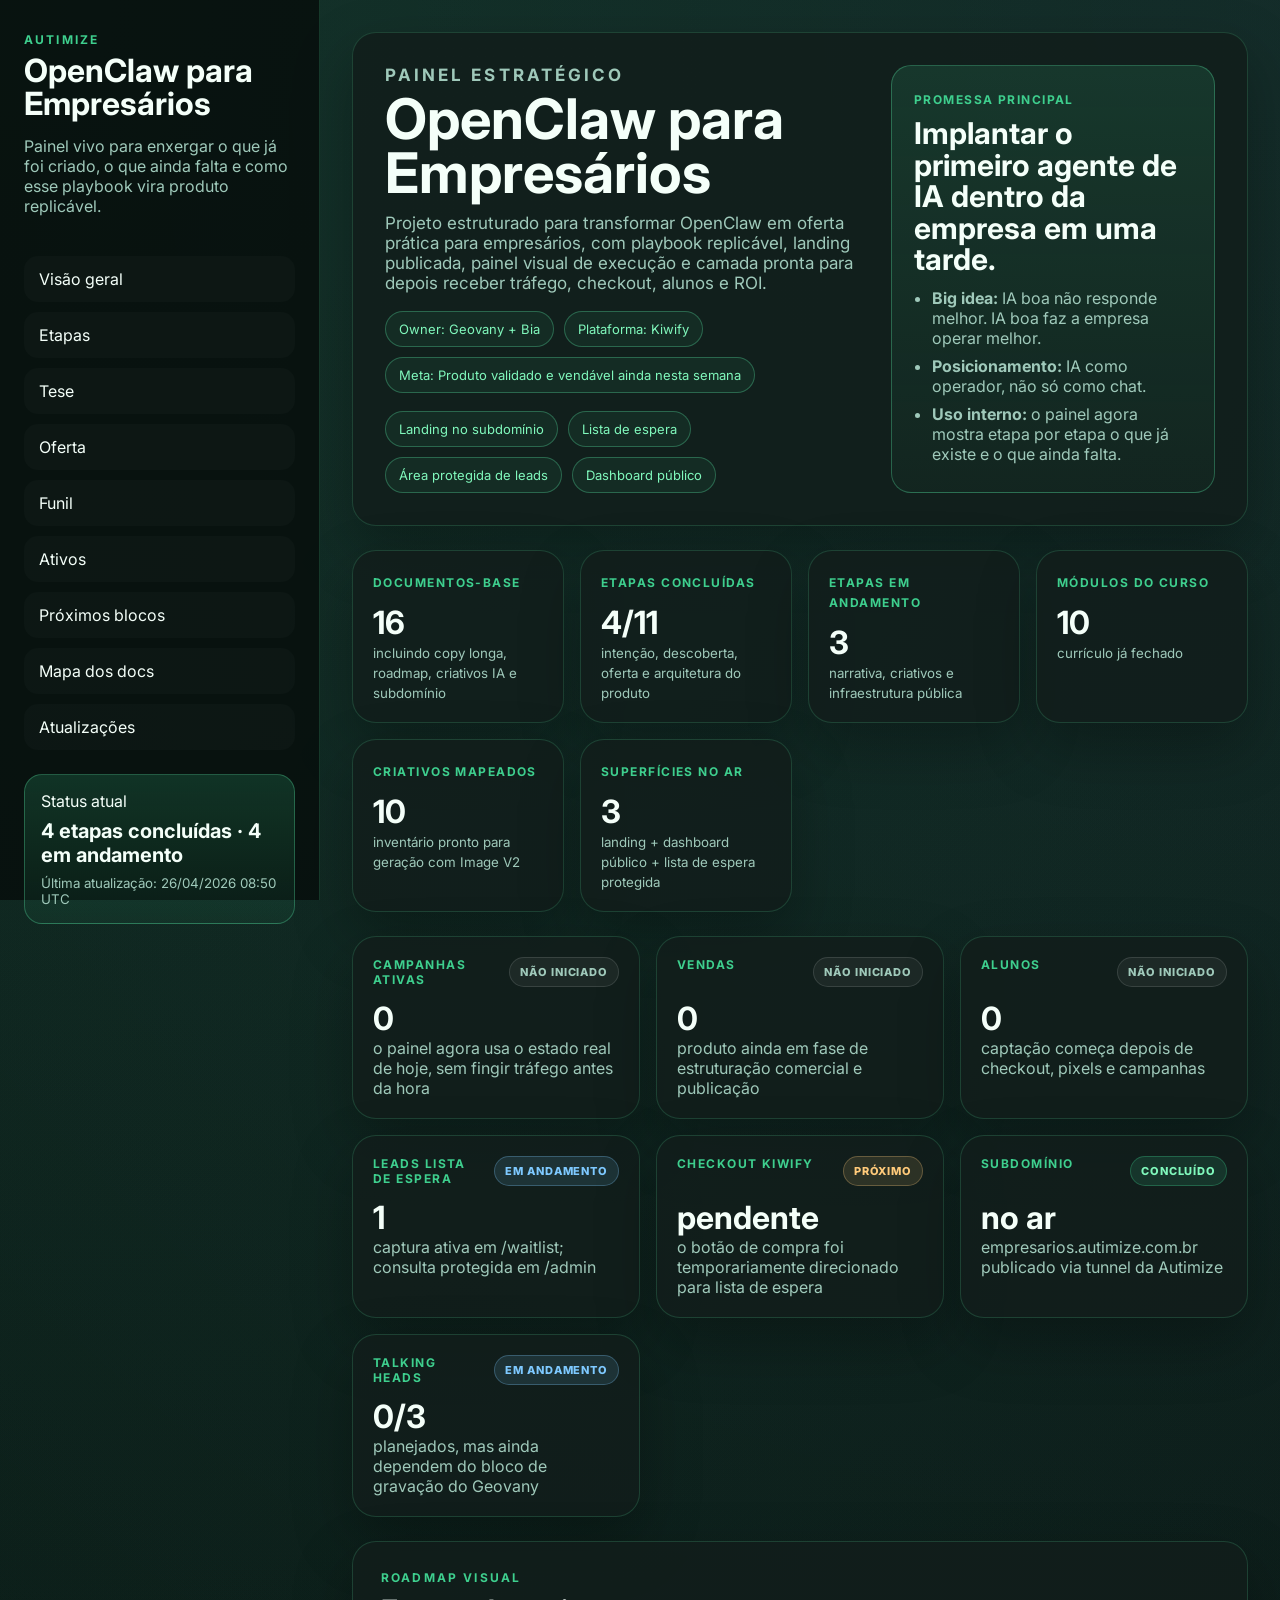
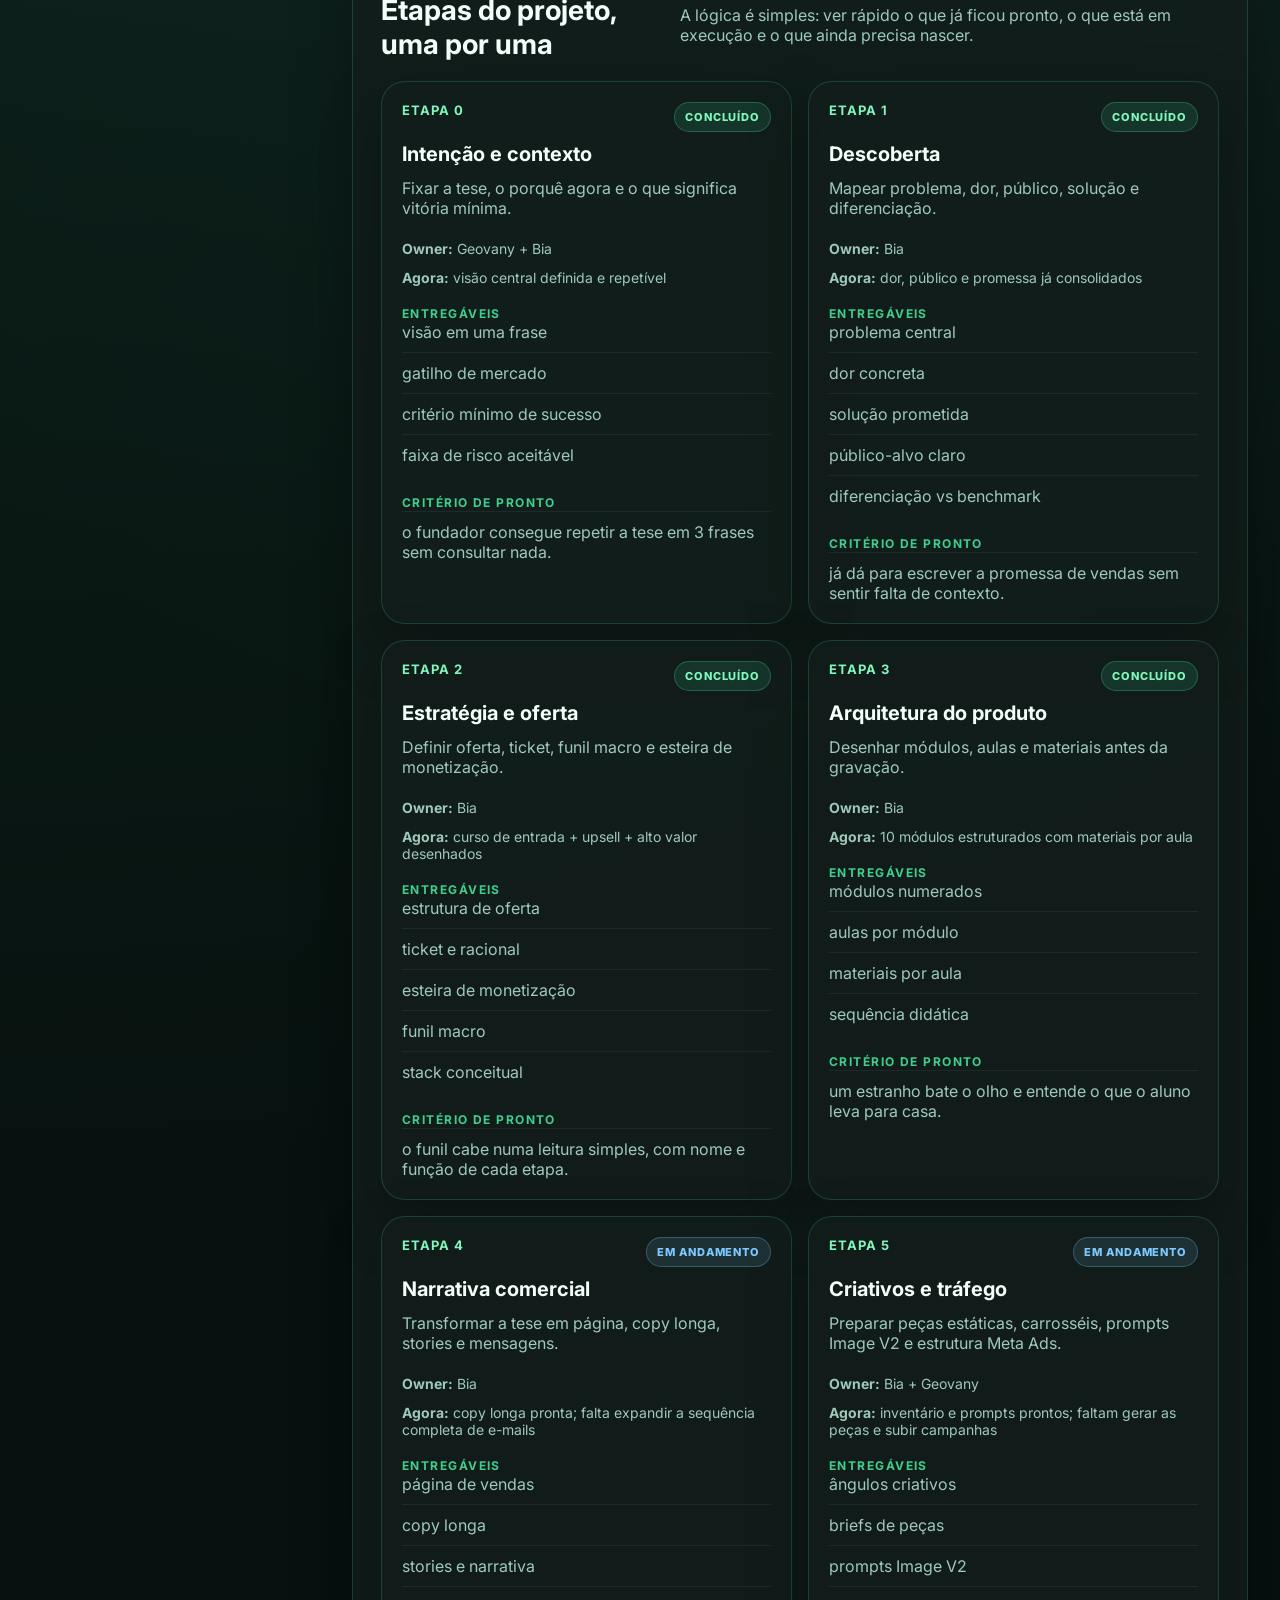
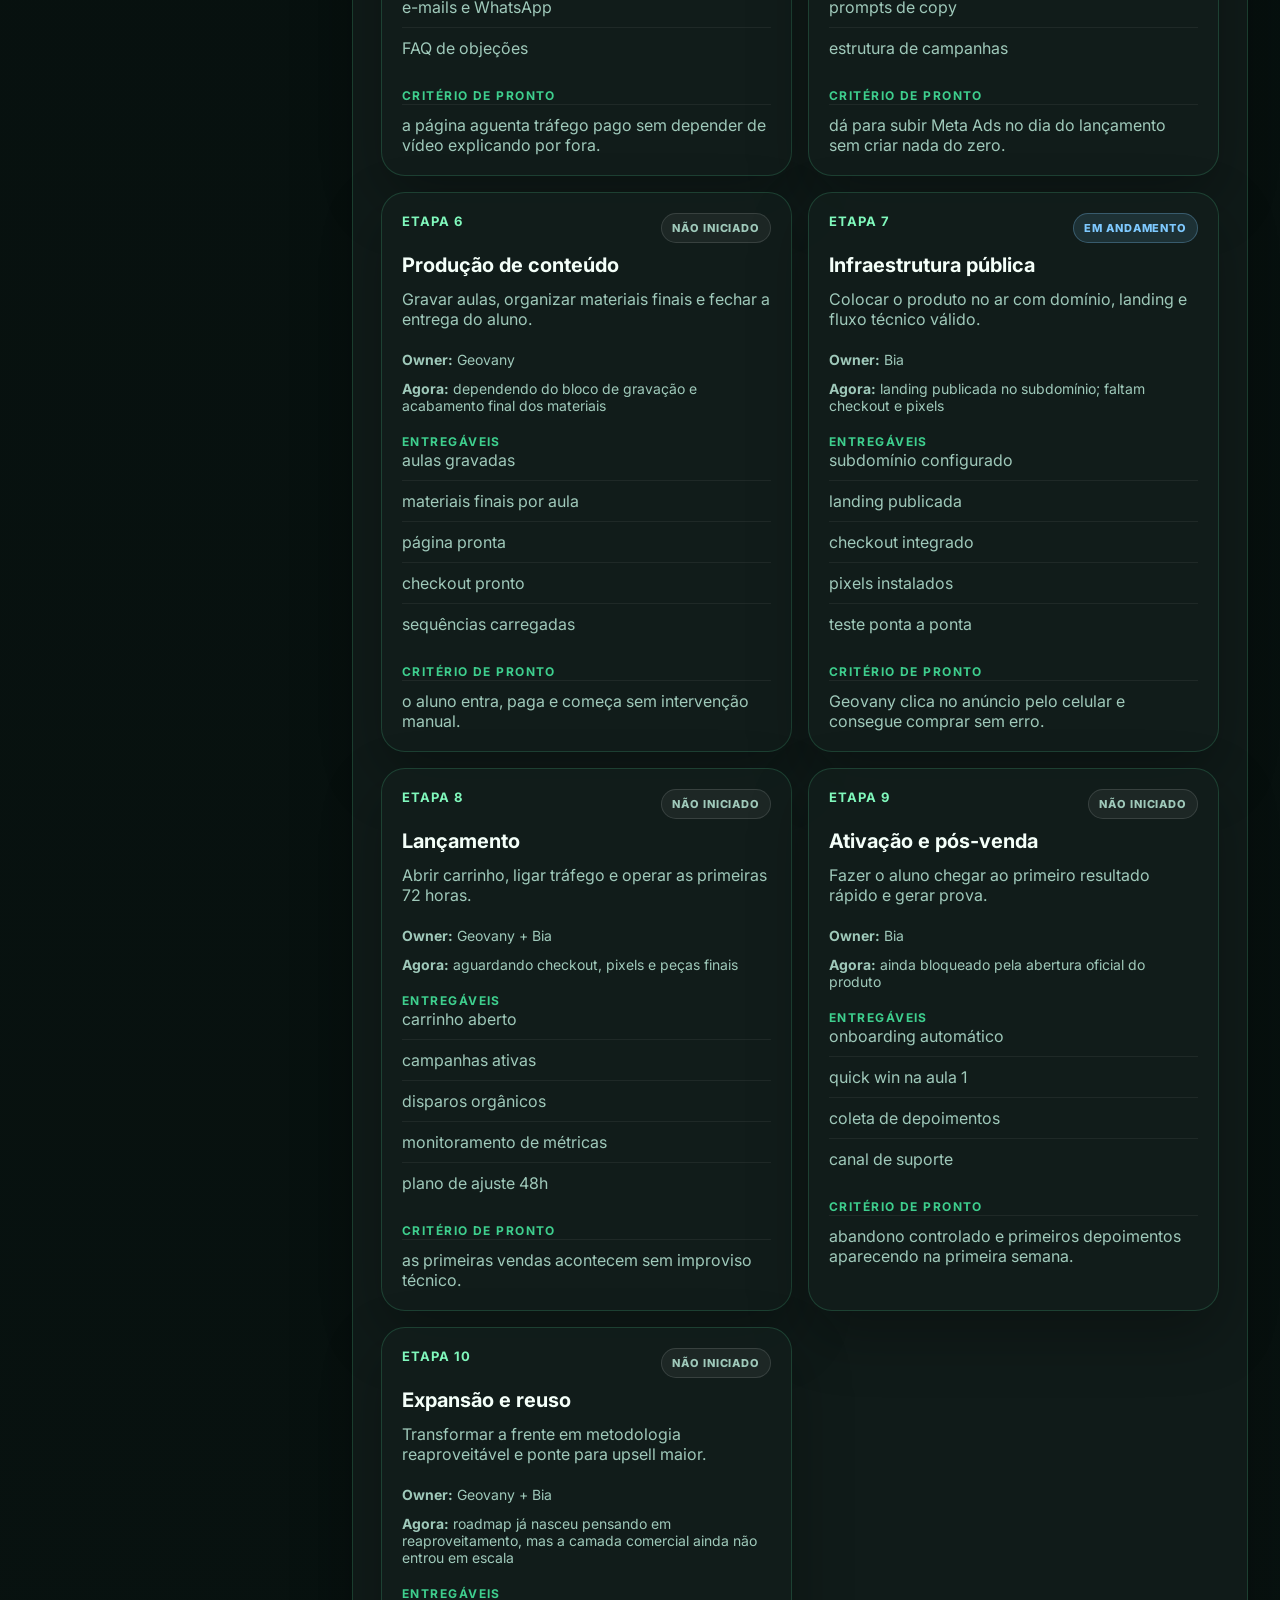
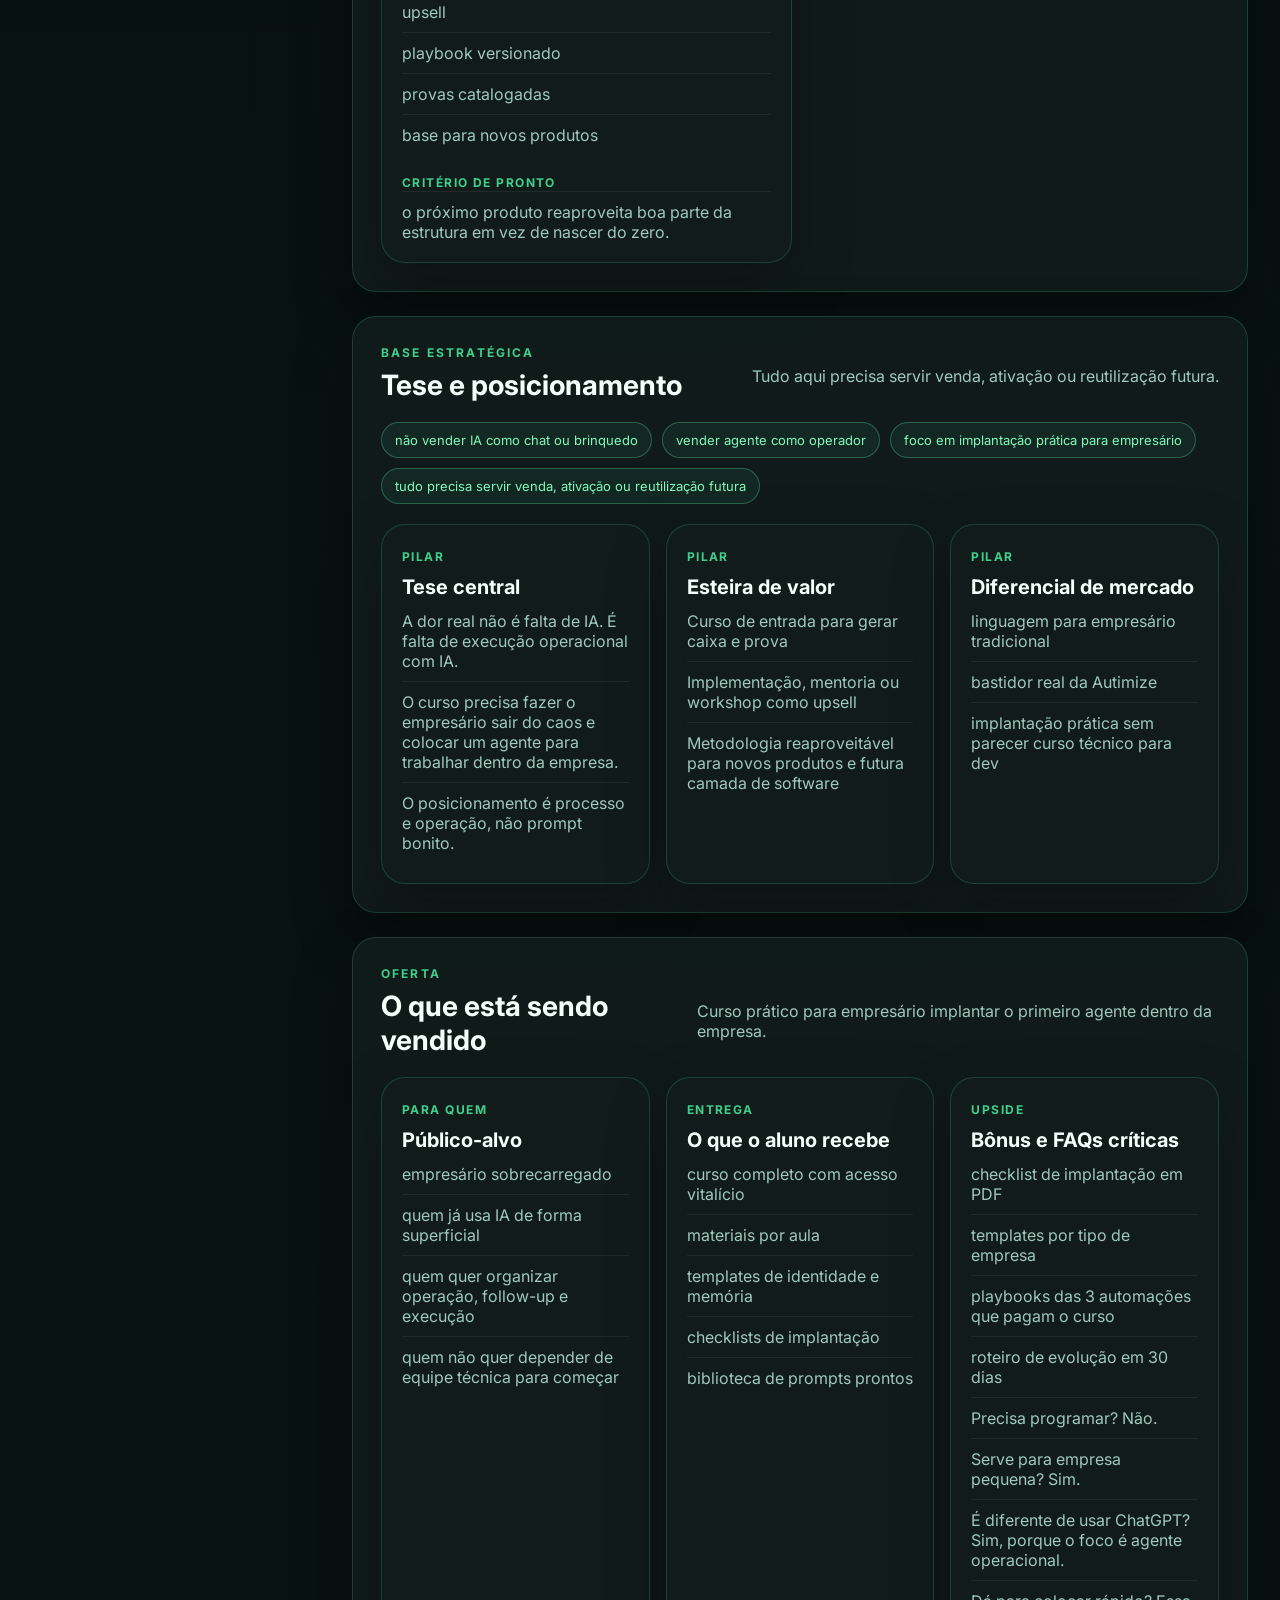
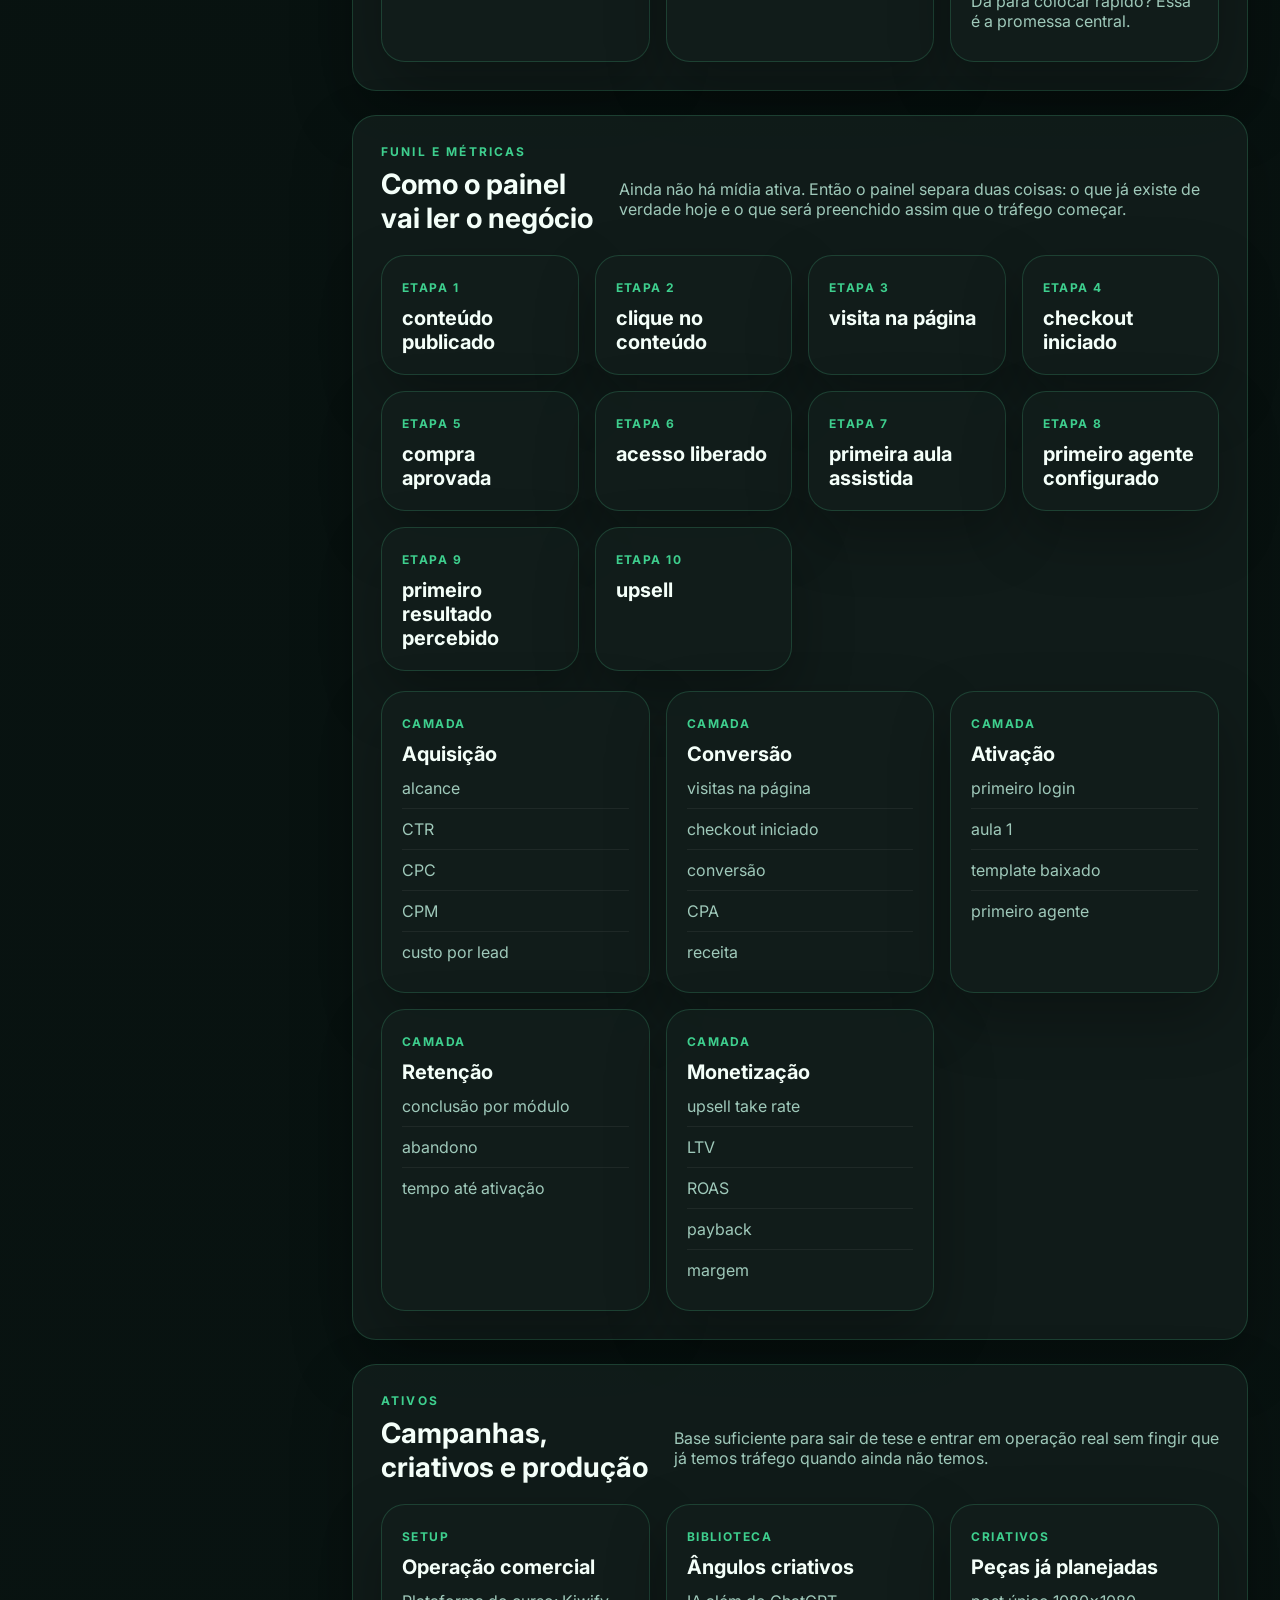
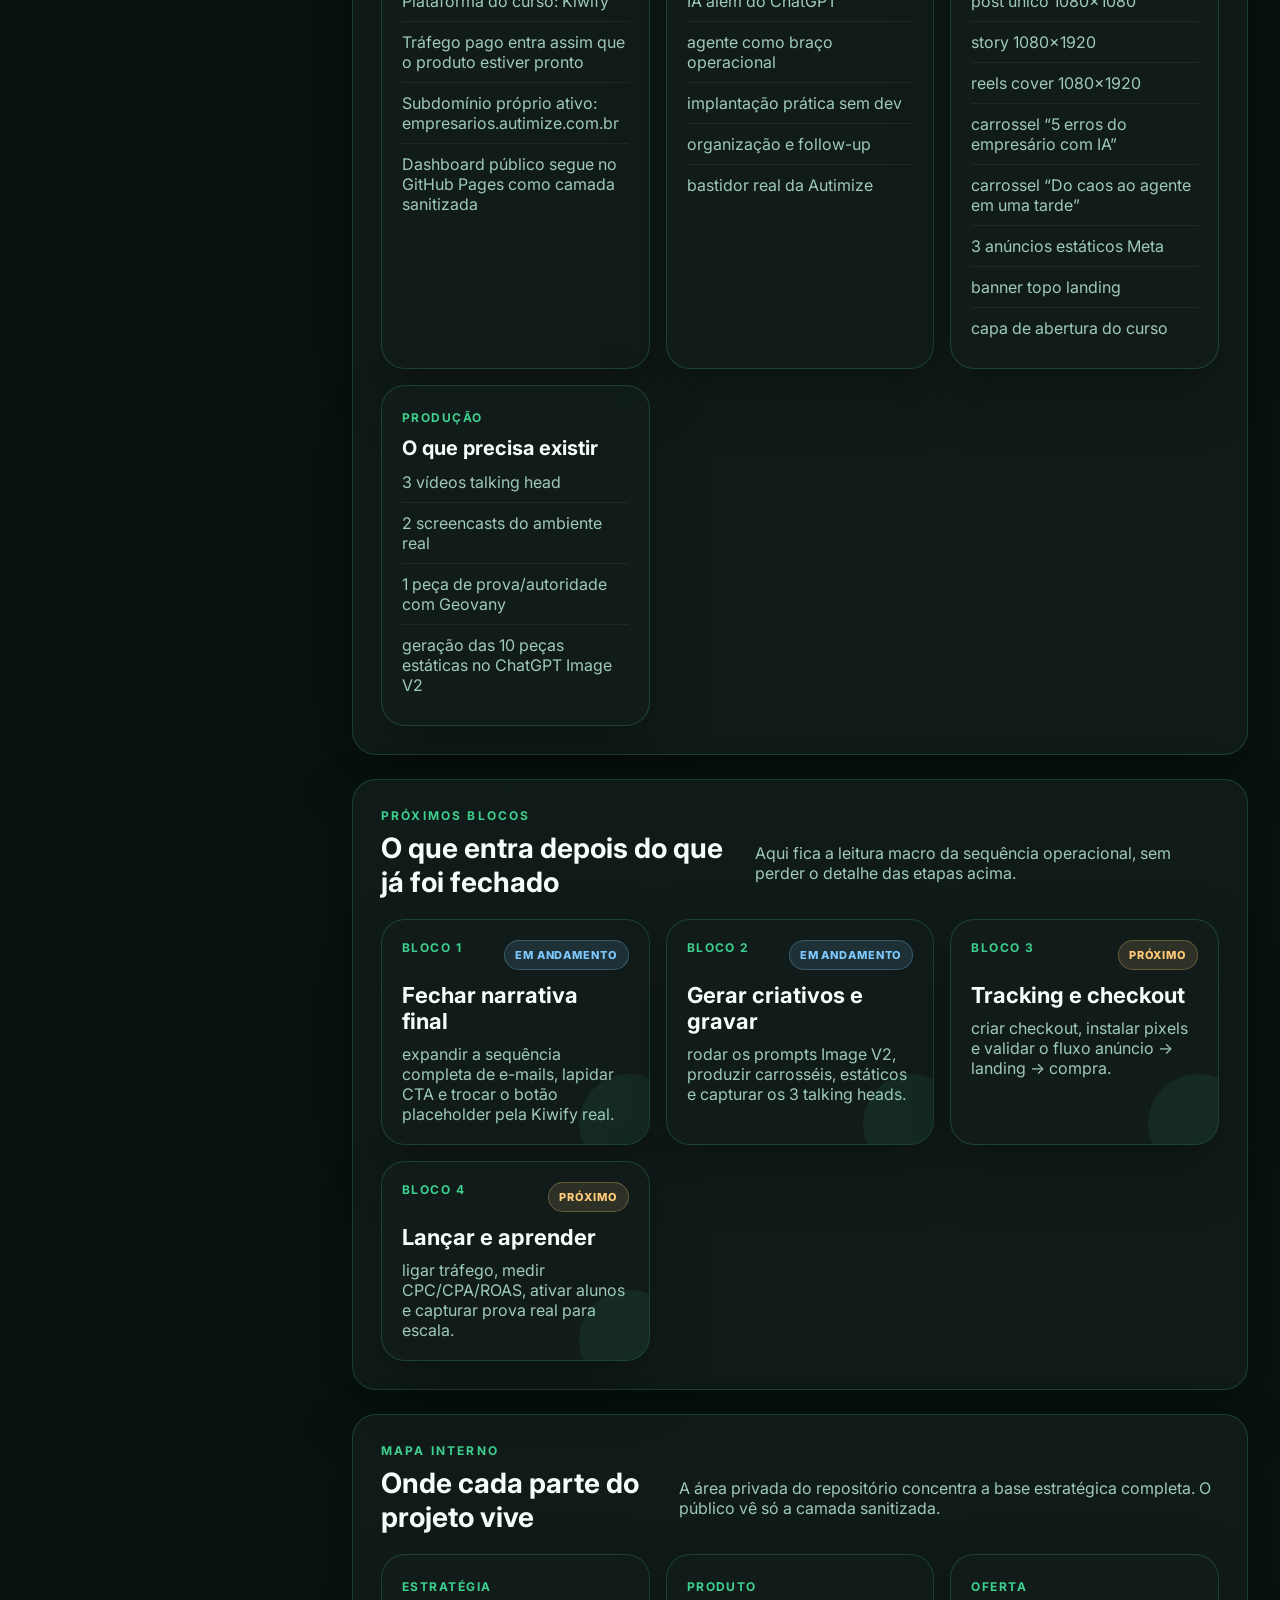
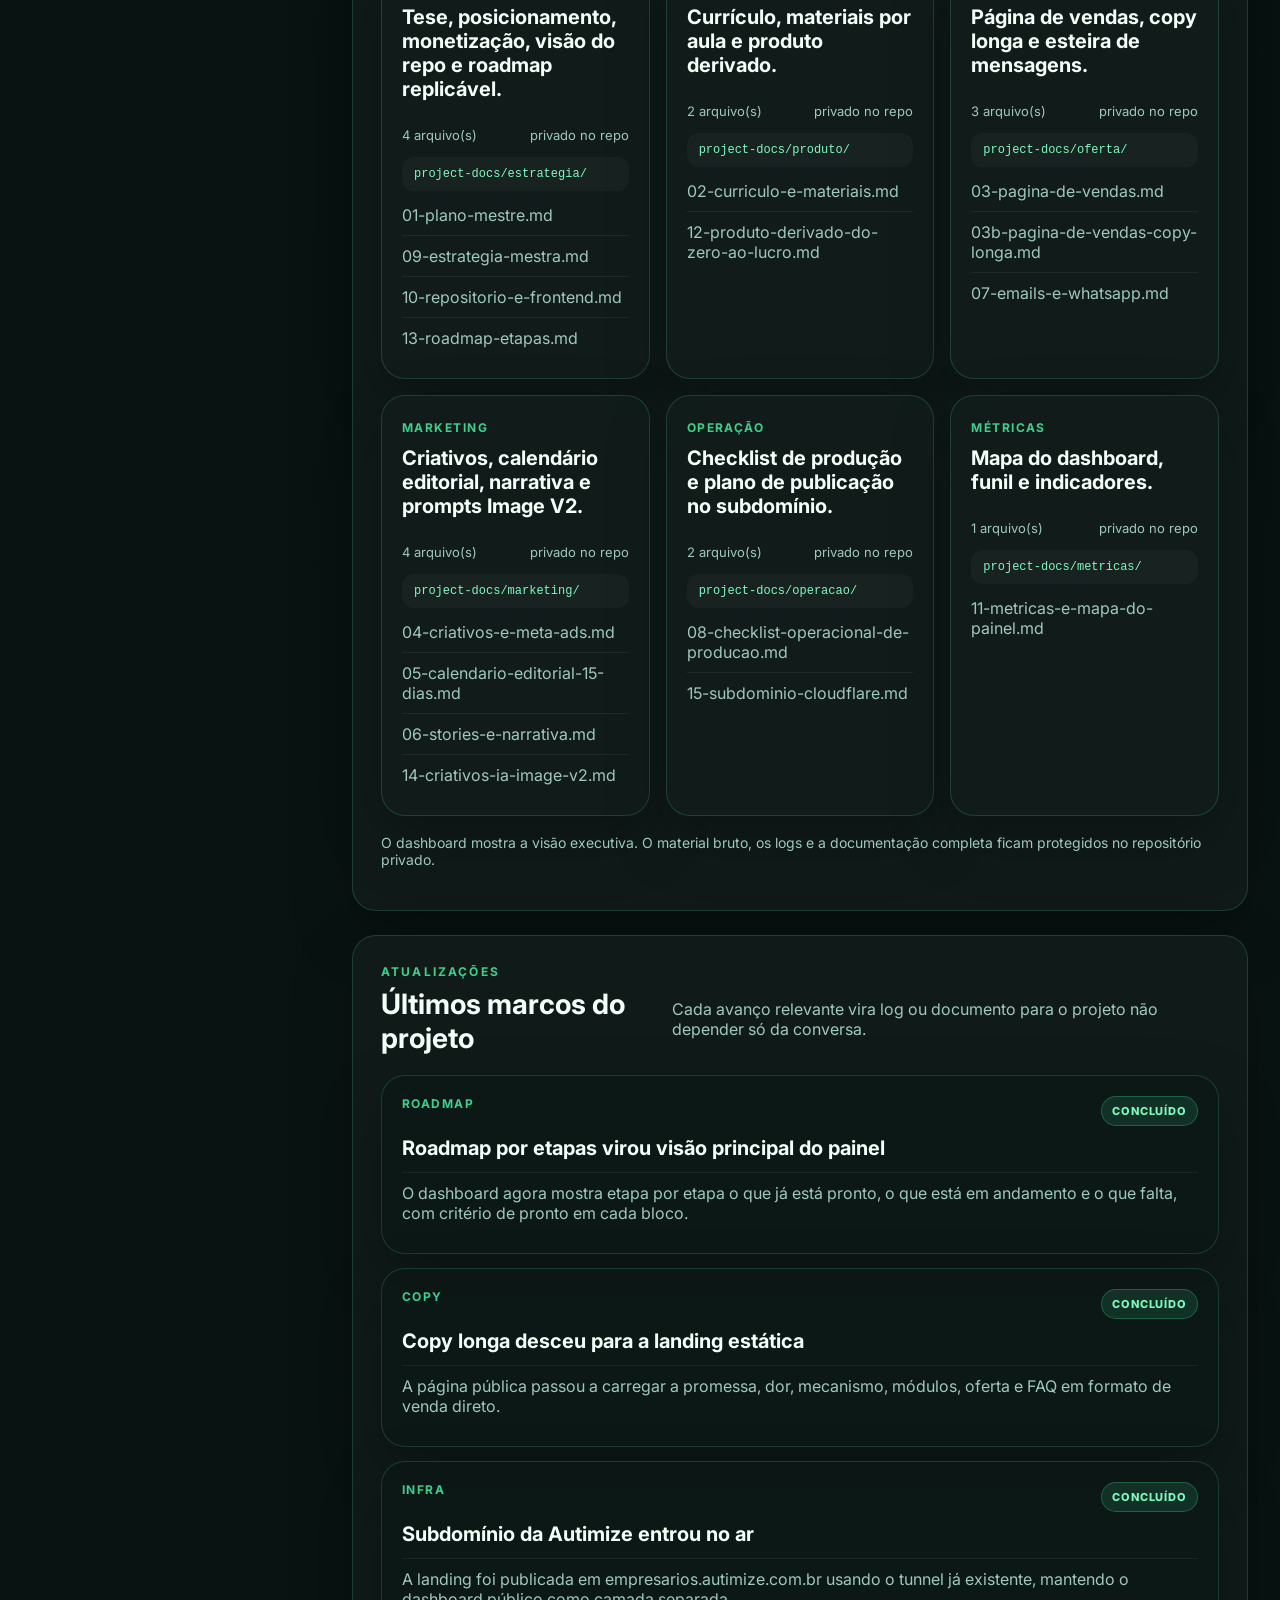
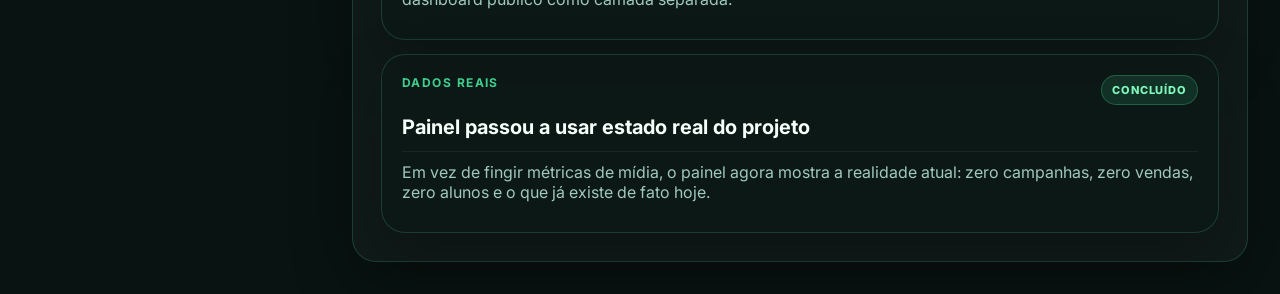
<file: index.html>
<!doctype html>
<html lang="pt-BR">
  <head>
    <meta charset="UTF-8" />
    <meta name="viewport" content="width=device-width, initial-scale=1.0" />
    <title>OpenClaw para Empresários | Painel Estratégico</title>
    <meta name="description" content="Painel estratégico do projeto OpenClaw para Empresários com etapas, oferta, funil, ativos e próximos passos." />
    <link rel="preconnect" href="https://fonts.googleapis.com" />
    <link rel="preconnect" href="https://fonts.gstatic.com" crossorigin />
    <link href="https://fonts.googleapis.com/css2?family=Inter:wght@400;500;600;700;800;900&display=swap" rel="stylesheet" />
    <link rel="stylesheet" href="./styles.css" />
  </head>
  <body>
    <div class="shell">
      <aside class="sidebar">
        <div>
          <p class="eyebrow">Autimize</p>
          <h1>OpenClaw para Empresários</h1>
          <p class="sidebar-copy">Painel vivo para enxergar o que já foi criado, o que ainda falta e como esse playbook vira produto replicável.</p>
        </div>

        <nav id="nav"></nav>

        <div class="sidebar-card">
          <span>Status atual</span>
          <strong id="status-badge"></strong>
          <small id="last-update"></small>
        </div>
      </aside>

      <main class="content">
        <section class="hero" id="hero"></section>
        <section class="metrics-grid" id="snapshot"></section>
        <section class="live-grid" id="live-state"></section>
        <section class="section" id="execution-stages"></section>
        <section class="section" id="thesis"></section>
        <section class="section" id="offer"></section>
        <section class="section" id="funnel"></section>
        <section class="section" id="assets"></section>
        <section class="section" id="roadmap"></section>
        <section class="section" id="docs-map"></section>
        <section class="section" id="updates"></section>
      </main>
    </div>

    <script src="./data/dashboard-data.js"></script>
    <script src="./app.js"></script>
  </body>
</html>
</file>
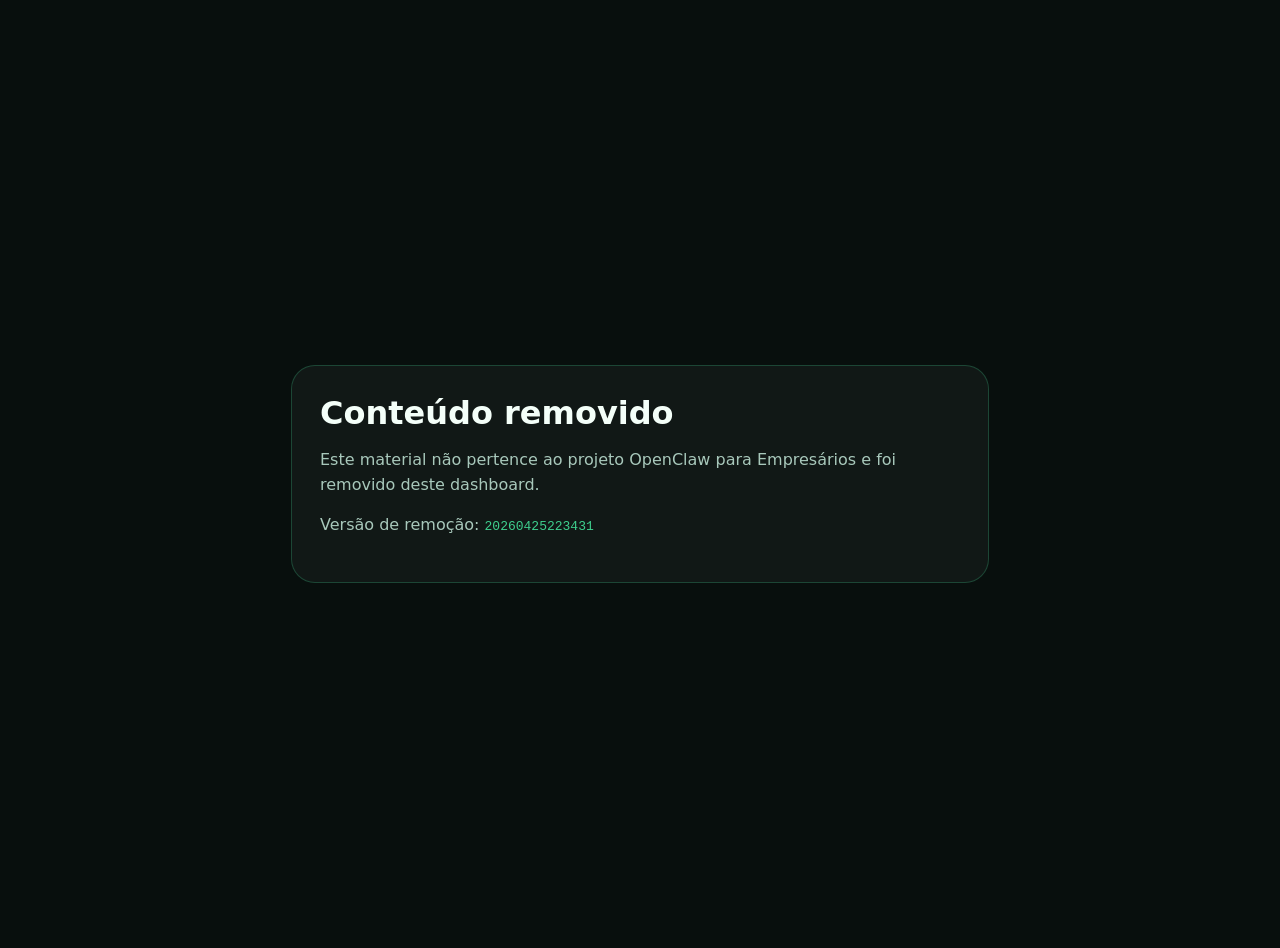
<file: belem.html>
<!doctype html><html lang="pt-BR"><head><meta charset="utf-8"><meta name="viewport" content="width=device-width,initial-scale=1"><meta name="robots" content="noindex,nofollow"><title>Conteúdo removido — 20260425223431</title><style>body{margin:0;min-height:100vh;display:grid;place-items:center;font-family:system-ui,-apple-system,Segoe UI,sans-serif;background:#080f0d;color:#f4fff9;padding:24px}main{max-width:640px;border:1px solid rgba(62,207,142,.25);border-radius:24px;padding:28px;background:rgba(255,255,255,.04)}h1{margin:0 0 12px;font-size:32px}p{color:#a8c8bb;line-height:1.55}code{color:#3ecf8e}</style></head><body><main><h1>Conteúdo removido</h1><p>Este material não pertence ao projeto OpenClaw para Empresários e foi removido deste dashboard.</p><p>Versão de remoção: <code>20260425223431</code></p></main></body></html>
</file>
<file: styles.css>
:root {
  --bg: #08110f;
  --panel: rgba(18, 30, 27, 0.86);
  --panel-2: rgba(13, 24, 22, 0.92);
  --card: rgba(20, 36, 31, 0.92);
  --border: rgba(96, 255, 182, 0.16);
  --border-strong: rgba(96, 255, 182, 0.28);
  --text: #f4fff9;
  --muted: #9fc9ba;
  --green: #3ecf8e;
  --green-2: #80f8bc;
  --blue: #7ec9ff;
  --amber: #ffca7a;
  --rose: #ff8e99;
  --shadow: 0 24px 60px rgba(0, 0, 0, 0.28);
  --radius: 24px;
}

* {
  box-sizing: border-box;
}

html {
  scroll-behavior: smooth;
}

body {
  margin: 0;
  font-family: 'Inter', system-ui, sans-serif;
  background:
    radial-gradient(circle at top left, rgba(62, 207, 142, 0.14), transparent 25%),
    radial-gradient(circle at top right, rgba(126, 201, 255, 0.08), transparent 22%),
    linear-gradient(180deg, #07100e 0%, #091412 100%);
  color: var(--text);
}

a {
  color: inherit;
}

.shell {
  display: grid;
  grid-template-columns: 320px 1fr;
  min-height: 100vh;
}

.sidebar {
  position: sticky;
  top: 0;
  height: 100vh;
  padding: 32px 24px;
  background: rgba(7, 15, 13, 0.88);
  border-right: 1px solid var(--border);
  display: flex;
  flex-direction: column;
  justify-content: space-between;
  gap: 24px;
}

.eyebrow {
  margin: 0 0 8px;
  color: var(--green);
  font-size: 12px;
  letter-spacing: 0.18em;
  text-transform: uppercase;
  font-weight: 700;
}

.sidebar h1 {
  margin: 0;
  font-size: 32px;
  line-height: 1.02;
}

.sidebar-copy,
.muted,
.card p,
.table-like li,
.timeline p,
small,
.stage-objective,
.stage-ready,
.live-card p {
  color: var(--muted);
}

#nav {
  display: grid;
  gap: 10px;
}

.nav-link {
  padding: 12px 14px;
  border-radius: 14px;
  background: rgba(255, 255, 255, 0.02);
  text-decoration: none;
  color: var(--text);
  border: 1px solid transparent;
  transition: 0.2s ease;
}

.nav-link:hover {
  border-color: var(--border-strong);
  transform: translateX(3px);
}

.sidebar-card {
  padding: 16px;
  border-radius: 18px;
  background: linear-gradient(180deg, rgba(62, 207, 142, 0.18), rgba(62, 207, 142, 0.06));
  border: 1px solid var(--border-strong);
}

.sidebar-card span,
.sidebar-card small {
  display: block;
}

.sidebar-card strong {
  display: block;
  margin: 8px 0;
  font-size: 20px;
}

.content {
  padding: 32px;
  display: grid;
  gap: 24px;
}

.hero,
.section,
.metric-card,
.card,
.timeline-item,
.live-card,
.stage-card {
  background: var(--panel);
  border: 1px solid var(--border);
  border-radius: var(--radius);
  box-shadow: var(--shadow);
}

.hero {
  padding: 32px;
  display: grid;
  grid-template-columns: minmax(0, 1.35fr) minmax(280px, 0.9fr);
  gap: 20px;
}

.hero h2 {
  margin: 8px 0 12px;
  font-size: clamp(34px, 5vw, 56px);
  line-height: 0.96;
}

.hero p {
  margin: 0;
  max-width: 760px;
  color: var(--muted);
  font-size: 17px;
}

.hero-side {
  padding: 22px;
  border-radius: 20px;
  background: linear-gradient(180deg, rgba(62, 207, 142, 0.14), rgba(62, 207, 142, 0.04));
  border: 1px solid var(--border-strong);
}

.hero-side h3 {
  margin: 10px 0 0;
  font-size: 30px;
  line-height: 1.05;
}

.hero-side ul {
  padding-left: 18px;
  margin: 12px 0 0;
  display: grid;
  gap: 8px;
  color: var(--muted);
}

.hero-actions {
  display: flex;
  flex-wrap: wrap;
  gap: 10px;
  margin-top: 18px;
}

.hero-link,
.pill {
  display: inline-flex;
  align-items: center;
  gap: 8px;
  padding: 9px 13px;
  border-radius: 999px;
  border: 1px solid var(--border-strong);
  background: rgba(62, 207, 142, 0.08);
  color: var(--green-2);
  font-size: 13px;
  text-decoration: none;
}

.hero-link:hover,
.pill:hover {
  border-color: rgba(126, 201, 255, 0.4);
  color: var(--text);
}

.pill-row {
  display: flex;
  gap: 10px;
  flex-wrap: wrap;
}

.metrics-grid,
.live-grid,
.card-grid,
.docs-grid,
.assets-grid,
.roadmap-grid,
.funnel-grid,
.stages-grid {
  display: grid;
  gap: 16px;
}

.metrics-grid {
  grid-template-columns: repeat(auto-fit, minmax(180px, 1fr));
}

.live-grid {
  grid-template-columns: repeat(auto-fit, minmax(220px, 1fr));
}

.card-grid,
.docs-grid,
.assets-grid,
.roadmap-grid {
  grid-template-columns: repeat(auto-fit, minmax(240px, 1fr));
}

.funnel-grid {
  grid-template-columns: repeat(auto-fit, minmax(180px, 1fr));
}

.stages-grid {
  grid-template-columns: repeat(auto-fit, minmax(300px, 1fr));
}

.metric-card,
.card,
.timeline-item,
.live-card,
.stage-card {
  padding: 20px;
}

.metric-card span,
.kicker,
.mini-label {
  color: var(--green);
  font-size: 12px;
  text-transform: uppercase;
  letter-spacing: 0.12em;
  font-weight: 700;
}

.metric-card strong,
.live-card strong {
  display: block;
  font-size: 32px;
  margin-top: 12px;
}

.section {
  padding: 28px;
}

.section-header {
  display: flex;
  justify-content: space-between;
  align-items: flex-end;
  gap: 16px;
  margin-bottom: 20px;
}

.section h3 {
  margin: 6px 0 0;
  font-size: 28px;
}

.card h4,
.timeline-item h4,
.stage-card h4 {
  margin: 10px 0 12px;
  font-size: 20px;
}

.card ul,
.table-like,
.timeline {
  margin: 0;
  padding: 0;
  list-style: none;
}

.table-like li,
.timeline-item p {
  margin: 0;
  padding: 10px 0;
  border-top: 1px solid rgba(255, 255, 255, 0.06);
}

.table-like li:first-child {
  border-top: 0;
  padding-top: 0;
}

.live-head,
.stage-top,
.phase-top,
.doc-meta,
.stage-meta {
  display: flex;
  justify-content: space-between;
  align-items: flex-start;
  gap: 12px;
}

.stage-number {
  color: var(--green-2);
  font-size: 13px;
  font-weight: 700;
  letter-spacing: 0.08em;
  text-transform: uppercase;
}

.status-chip {
  display: inline-flex;
  align-items: center;
  justify-content: center;
  padding: 7px 10px;
  border-radius: 999px;
  font-size: 11px;
  font-weight: 800;
  letter-spacing: 0.08em;
  text-transform: uppercase;
  border: 1px solid transparent;
  white-space: nowrap;
}

.status-chip.is-done {
  background: rgba(62, 207, 142, 0.14);
  border-color: rgba(62, 207, 142, 0.3);
  color: var(--green-2);
}

.status-chip.is-active {
  background: rgba(126, 201, 255, 0.12);
  border-color: rgba(126, 201, 255, 0.28);
  color: var(--blue);
}

.status-chip.is-next {
  background: rgba(255, 202, 122, 0.12);
  border-color: rgba(255, 202, 122, 0.28);
  color: var(--amber);
}

.status-chip.is-todo {
  background: rgba(255, 255, 255, 0.05);
  border-color: rgba(255, 255, 255, 0.12);
  color: var(--muted);
}

.status-chip.is-blocked {
  background: rgba(255, 142, 153, 0.12);
  border-color: rgba(255, 142, 153, 0.28);
  color: var(--rose);
}

.status-chip.is-neutral {
  background: rgba(255, 255, 255, 0.06);
  border-color: rgba(255, 255, 255, 0.1);
  color: var(--text);
}

.live-card p,
.stage-objective,
.stage-ready,
.phase p {
  margin: 0;
}

.stage-objective {
  min-height: 48px;
}

.stage-meta {
  flex-direction: column;
  margin: 14px 0 16px;
  color: var(--muted);
  font-size: 14px;
}

.stage-block + .stage-block {
  margin-top: 16px;
}

.stage-ready {
  padding-top: 10px;
  border-top: 1px solid rgba(255, 255, 255, 0.06);
}

.compact-card h4 {
  margin-bottom: 0;
}

.phase {
  position: relative;
  overflow: hidden;
}

.phase::after {
  content: '';
  position: absolute;
  inset: auto -30px -30px auto;
  width: 100px;
  height: 100px;
  border-radius: 999px;
  background: rgba(62, 207, 142, 0.08);
}

.phase strong {
  display: block;
  margin: 12px 0 10px;
  font-size: 22px;
}

.doc-card {
  display: flex;
  flex-direction: column;
  gap: 14px;
}

.doc-meta {
  font-size: 13px;
  color: var(--muted);
}

.doc-card code {
  font-size: 12px;
  padding: 10px 12px;
  border-radius: 12px;
  background: rgba(255, 255, 255, 0.03);
  color: var(--green-2);
  overflow-wrap: anywhere;
}

.timeline {
  display: grid;
  gap: 14px;
}

.timeline-item {
  background: var(--panel-2);
}

.footer-note {
  margin-top: 18px;
  color: var(--muted);
  font-size: 14px;
}

@media (max-width: 1180px) {
  .shell {
    grid-template-columns: 1fr;
  }

  .sidebar {
    position: relative;
    height: auto;
    border-right: 0;
    border-bottom: 1px solid var(--border);
  }
}

@media (max-width: 760px) {
  .content {
    padding: 16px;
  }

  .sidebar {
    padding: 20px 16px;
  }

  .hero {
    grid-template-columns: 1fr;
    padding: 24px;
  }

  .section {
    padding: 22px;
  }

  .section-header,
  .live-head,
  .stage-top,
  .phase-top,
  .doc-meta {
    flex-direction: column;
    align-items: flex-start;
  }

  .metric-card strong,
  .live-card strong {
    font-size: 28px;
  }

  .stage-objective {
    min-height: auto;
  }
}
</file>
